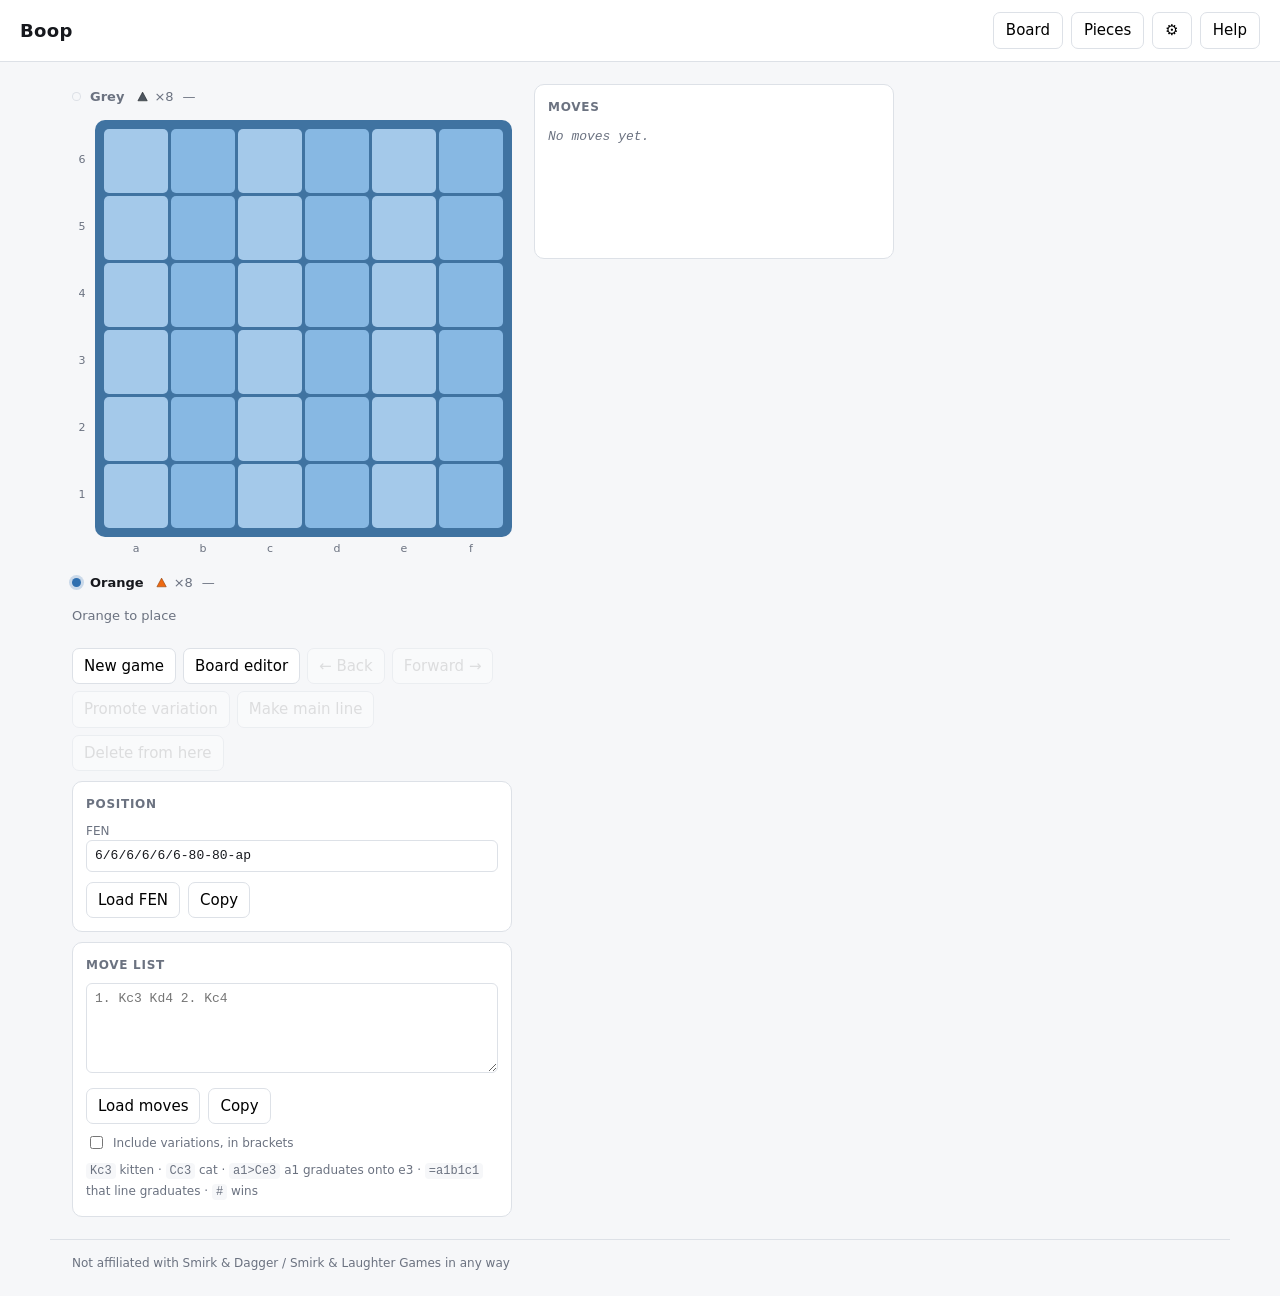
<file: index.html>
<!doctype html>
<html lang="en">
<head>
<meta charset="utf-8">
<meta name="viewport" content="width=device-width, initial-scale=1">
<title>Boop analysis board</title>
<link rel="stylesheet" href="style.css">
</head>
<body data-board-theme="blue" data-piece-theme="shapes" data-coords="edge" data-highlight="behind" data-moves="indented">

<header>
  <h1>Boop</h1>

  <div class="menus">
    <div class="menu" id="menu-board">
      <button class="menu-button" aria-expanded="false">Board</button>
      <div class="menu-panel">
        <label class="field">Theme
          <select id="board-theme">
            <option value="blue">Blue</option>
            <option value="slate">Slate</option>
            <option value="forest">Forest</option>
            <option value="sand">Sand</option>
          </select>
        </label>
        <label class="field">Lightness
          <input type="range" id="board-light" min="-22" max="22" step="1" value="0">
        </label>
      </div>
    </div>

    <div class="menu" id="menu-pieces">
      <button class="menu-button" aria-expanded="false">Pieces</button>
      <div class="menu-panel">
        <label class="field">Theme
          <select id="piece-theme">
            <option value="shapes">Triangle &amp; circle</option>
            <option value="solid">Solid</option>
            <option value="outline">Outline</option>
          </select>
        </label>
        <label class="field">Orange (player a)
          <input type="color" id="colour-a" value="#ee6a10">
        </label>
        <label class="field">Grey (player b)
          <input type="color" id="colour-b" value="#4d5661">
        </label>
        <label class="field">Lightness
          <input type="range" id="piece-light" min="-25" max="25" step="1" value="0">
        </label>
        <button class="reset-colours" id="reset-colours">Reset colours</button>
      </div>
    </div>

    <div class="menu" id="menu-settings">
      <button class="menu-button" aria-expanded="false" title="Settings">&#9881;</button>
      <div class="menu-panel">
        <label class="field">Coordinates
          <select id="coords">
            <option value="none">Invisible</option>
            <option value="edge" selected>a&ndash;f, 1&ndash;6 at the edges</option>
            <option value="square">In every square</option>
          </select>
        </label>
        <label class="field">Variations in the move list
          <select id="moves-format">
            <option value="indented" selected>One per line, indented</option>
            <option value="inline">Inline, in brackets</option>
          </select>
        </label>
        <label class="field">Square highlighting
          <select id="highlight">
            <option value="behind" selected>Behind the pieces</option>
            <option value="front">In front of the pieces</option>
          </select>
        </label>
        <label class="field checkbox">
          <input type="checkbox" id="animate" checked> Animate booped pieces
        </label>
        <label class="field">Animation speed <span class="readout" id="speed-readout"></span>
          <input type="range" id="speed" min="0.25" max="3" step="0.25" value="1">
        </label>
      </div>
    </div>

    <div class="menu" id="menu-help">
      <button class="menu-button" aria-expanded="false">Help</button>
      <div class="menu-panel">
        <button class="menu-item" id="show-rules">The rules of Boop</button>
        <button class="menu-item" id="show-guide">Using this page</button>
      </div>
    </div>
  </div>
</header>

<main>
  <section class="board-side">
    <div class="hand" id="hand-b"></div>

    <div class="board-area">
      <div class="board-wrap" id="board-wrap">
        <div class="ranks" id="ranks"></div>
        <div class="board" id="board"></div>
        <div class="files" id="files"></div>
        <div class="resize" id="resize" title="Drag to resize the board"></div>
      </div>

      <div class="palette" id="palette" hidden>
        <button class="tile" data-brush="a-kit" title="Orange kitten"></button>
        <button class="tile" data-brush="a-cat" title="Orange cat"></button>
        <button class="tile" data-brush="b-kit" title="Grey kitten"></button>
        <button class="tile" data-brush="b-cat" title="Grey cat"></button>
        <button class="tile erase" data-brush="delete" title="Remove pieces">&#10005;</button>
        <button class="tile sweep" id="palette-clear"
                title="Clear the whole board" aria-label="Clear the whole board">
          <svg viewBox="0 0 24 24" aria-hidden="true">
            <path d="M4 7h16M9 7V5h6v2M7 7l1 12h8l1-12" fill="none"
                  stroke="currentColor" stroke-width="2"
                  stroke-linecap="round" stroke-linejoin="round"/>
          </svg>
        </button>
      </div>
    </div>

    <div class="hand" id="hand-a"></div>

    <p class="status" id="status"></p>
  </section>

  <section class="panel">
    <div class="card" id="editor-card" hidden>
      <h2>Board editor</h2>
      <p class="hint">Pick a tile, then click or drag over squares. Right-click
        swaps colour; the cross removes pieces and the bin clears the board.</p>

      <label class="field">To move
        <select id="editor-turn">
          <option value="a">Orange</option>
          <option value="b">Grey</option>
        </select>
      </label>

      <table class="hands-table">
        <tr><th></th><th>Kittens</th><th>Cats</th><th>Total</th></tr>
        <tr>
          <th>Orange</th>
          <td><input type="number" id="hand-a-kits" min="0" max="8" value="0"></td>
          <td><input type="number" id="hand-a-cats" min="0" max="8" value="0"></td>
          <td class="total" id="total-a">0/8</td>
        </tr>
        <tr>
          <th>Grey</th>
          <td><input type="number" id="hand-b-kits" min="0" max="8" value="0"></td>
          <td><input type="number" id="hand-b-cats" min="0" max="8" value="0"></td>
          <td class="total" id="total-b">0/8</td>
        </tr>
      </table>

      <p class="error" id="editor-error" hidden></p>
      <div class="row">
        <button id="continue-here">Continue from here</button>
        <button id="editor-clear">Clear board</button>
        <button id="editor-cancel">Cancel</button>
      </div>
    </div>

    <div class="card moves-card">
      <h2>Moves</h2>
      <div class="notation" id="notation"></div>
    </div>

    <div class="card graduation-card" id="graduation-card" hidden>
      <h2>Choose a line to graduate</h2>
      <p class="hint">Hover to preview, click to graduate.</p>
      <ul class="options" id="graduation-options"></ul>
    </div>
  </section>

  <section class="text-side">
    <div class="controls">
      <button id="new-game">New game</button>
      <button id="toggle-editor" title="Set up any position, then continue from it">Board editor</button>
      <button id="back">&larr; Back</button>
      <button id="forward">Forward &rarr;</button>
      <button id="promote" title="Move this line up one level">Promote variation</button>
      <button id="make-main" title="Make this the principal line">Make main line</button>
      <button id="delete-branch">Delete from here</button>
    </div>

    <p class="error" id="error" hidden></p>

    <div class="card">
      <h2>Position</h2>
      <label class="field">FEN
        <input id="fen" spellcheck="false">
      </label>
      <div class="row">
        <button id="load-fen">Load FEN</button>
        <button id="copy-fen">Copy</button>
      </div>
    </div>

    <div class="card">
      <h2>Move list</h2>
      <textarea id="movetext" rows="4" spellcheck="false"
                placeholder="1. Kc3 Kd4 2. Kc4"></textarea>
      <div class="row">
        <button id="load-moves">Load moves</button>
        <button id="copy-moves">Copy</button>
      </div>
      <label class="field checkbox with-variations">
        <input type="checkbox" id="with-variations"> Include variations, in brackets
      </label>
      <p class="hint">
        <code>Kc3</code> kitten &middot; <code>Cc3</code> cat &middot;
        <code>a1&gt;Ce3</code> a1 graduates onto e3 &middot;
        <code>=a1b1c1</code> that line graduates &middot; <code>#</code> wins
      </p>
    </div>
  </section>
</main>

<dialog class="help" id="help">
  <form method="dialog" class="help-head">
    <h2 id="help-title"></h2>
    <button class="help-close" title="Close" aria-label="Close">&#10005;</button>
  </form>

  <article class="help-body" id="help-rules" tabindex="0" hidden>
    <p class="lede">
      Boop is played on a 6&times;6 bed. You each start with eight kittens in
      hand, and you win by getting three of your cats in a row. Orange places
      first.
    </p>

    <h3>A turn</h3>
    <p>
      Place one piece from your hand on any empty square. That is the whole
      turn: pieces already on the bed are never picked up and moved, they only
      ever get pushed around by what you place.
    </p>

    <h3>Booping</h3>
    <p>
      The piece you place pushes &mdash; <em>boops</em> &mdash; every piece in
      the eight squares around it one square directly away from itself. Yours
      and your opponent's alike.
    </p>
    <ul>
      <li>A piece only moves if the square it would land on is empty. If
        anything is already there, it stays where it is.</li>
      <li>A piece booped off the edge of the bed goes back to its owner's
        hand.</li>
      <li><strong>Kittens cannot boop cats.</strong> A kitten you place shoves
        the kittens around it and leaves the cats standing. A cat boops
        everything.</li>
    </ul>
    <p>
      Every direction is worked out from the square you played, so a piece can
      be booped at most once per turn, and no boop can open a gap for another.
    </p>

    <h3>Graduating</h3>
    <p>
      Once the booping has settled, look for three of <em>your</em> pieces in a
      row &mdash; along a rank, a file or a diagonal, on adjacent squares. All
      three come off the bed and go back into your hand <strong>as
      cats</strong>, whether they were kittens, cats or a mix of the two.
    </p>
    <p>
      It does not matter how the line came about: the piece you placed need not
      be in it, and a row you shunt your own pieces into by booping counts just
      the same. Only the player who has just placed can graduate, and if there
      is a line, graduating is compulsory. Make two lines at once and you choose
      which one goes.
    </p>

    <h3>Winning</h3>
    <ul>
      <li><strong>Three of your cats in a row</strong> wins on the spot. The
        line is not graduated &mdash; the game is simply over.</li>
      <li>Getting <strong>all eight of your pieces onto the bed as cats</strong>
        also wins.</li>
    </ul>

    <h3>When your hand is empty</h3>
    <p>
      If all eight of your pieces are on the bed you have nothing left to place,
      so your turn is a different thing: take one of your own pieces off the
      bed, graduate it, and put it straight back down as a cat on any empty
      square &mdash; including the one it has just left. It boops from there
      like any other placement, and can complete a line like any other.
    </p>

    <h3>Where this board differs from the printed rules</h3>
    <p>
      Two known gaps, shared with the engine this board takes its rules from:
    </p>
    <ul>
      <li>A line you shove <em>your opponent's</em> pieces into is not spotted.
        Only the mover's own pieces are ever checked.</li>
      <li>The empty-hand turn here lets you graduate a cat as well as a kitten;
        the printed rules allow only a kitten.</li>
    </ul>
  </article>

  <article class="help-body" id="help-guide" tabindex="0" hidden>
    <p class="lede">
      This is an analysis board, not an opponent. Nothing here plays against
      you: you play both sides, branch wherever you like, and step back and
      forth through what you have built.
    </p>

    <h3>Playing a move</h3>
    <ul>
      <li>Click an empty square to place a piece there.</li>
      <li>If you hold both a kitten and a cat, a small picker appears in the
        colour of the side to move. Otherwise the only piece you have goes
        straight down.</li>
      <li>A placement that completes one line graduates it for you. One that
        completes <em>two</em> stops and lists them; hover an option to see that
        line lit up on the board, and click to take it.</li>
    </ul>

    <h3>The empty-hand turn</h3>
    <p>
      When every one of your pieces is on the bed, the board asks in the order
      the move happens:
    </p>
    <ol>
      <li>Your pieces are ringed. Click the one to graduate &mdash; it takes a
        heavier ring.</li>
      <li>Every square the cat may go to is dotted, the square it came from
        included. Click one to play the move.</li>
    </ol>
    <p>
      Clicking a different piece of yours picks that one instead, and
      <kbd>Esc</kbd> clears the selection.
    </p>

    <h3>Moving through the line</h3>
    <p>
      Click any move in the list to jump to it, use the left and right arrow
      keys, or <strong>scroll the wheel over the board</strong> &mdash; up steps
      back, down steps forward. The move you are on is highlighted, and the list
      keeps it in view.
    </p>

    <h3>Variations</h3>
    <p>
      Play a move that differs from the one already recorded and the line
      branches. Right-click a move &mdash; or use the buttons under the board
      &mdash; for:
    </p>
    <ul>
      <li><strong>Promote variation</strong> &mdash; move that line up one level
        among its siblings.</li>
      <li><strong>Make main line</strong> &mdash; make it the principal line,
        demoting the rest by one and keeping their order.</li>
      <li><strong>Delete from here</strong> &mdash; remove the line from that
        move onward.</li>
    </ul>
    <p>
      All three act on the point where the line diverges rather than on the move
      you happen to be looking at, so promoting from deep inside a variation
      does what you mean.
    </p>

    <h3>Position</h3>
    <p>
      The <strong>FEN</strong> box holds the position you are looking at. Copy
      it out, or paste one in and press <strong>Load FEN</strong> to start a
      fresh line from it.
    </p>

    <h3>Move list</h3>
    <p>
      The <strong>Move list</strong> box holds the line as text. It shows the
      main line &mdash; whichever move comes first at each branch, which is what
      <em>make main line</em> decides. Tick <strong>include variations</strong>
      to add the branches in brackets, PGN-style:
    </p>
    <pre>1. Kc3 Kd4 2. Kc4 (2. Kb1 Kf6) (2. Ke5)</pre>
    <p>
      <strong>Load moves</strong> reads that back, variations and all, so
      exported text pastes straight in and every branch stays clickable. A
      bracketed group is an alternative to the move just played, so it branches
      from the position <em>before</em> it.
    </p>

    <h4>Notation</h4>
    <p>
      Squares are named like a chessboard: files <strong>a</strong>&ndash;<strong>f</strong>
      left to right, ranks <strong>1</strong>&ndash;<strong>6</strong> bottom to
      top, so a1 is the bottom-left corner.
    </p>
    <table class="help-table">
      <tr><td><code>Kc3</code></td><td>place a kitten on c3</td></tr>
      <tr><td><code>Cc3</code></td><td>place a cat on c3</td></tr>
      <tr><td><code>a1&gt;Ce3</code></td><td>hand empty: a1 graduates and is placed, as a cat, on e3</td></tr>
      <tr><td><code>Kc1=a1b1c1</code></td><td>the placement completed that line, and it graduates</td></tr>
      <tr><td><code>a1&gt;Ce3=c1d2e3</code></td><td>both at once</td></tr>
      <tr><td><code>Kc1=a1b1c1#</code></td><td>and it won the game</td></tr>
    </table>
    <p>
      <code>=</code> echoes chess promotion, which is what graduation is.
      <code>&gt;</code> reads as "becomes", written source-first because the
      piece leaves a1 <em>before</em> the cat lands on e3. Every token says
      exactly what happened, so a game replays from its move list alone.
    </p>

    <h3>The board editor</h3>
    <p>
      <strong>Board editor</strong>, beside <strong>New game</strong> under the
      board, sets up any position. Five tiles appear beside the board &mdash; a
      kitten and a cat for each side, a cross that removes pieces, and a bin
      that clears the whole board. Click a tile to pick it up, then click
      squares to place that piece over and over.
    </p>
    <ul>
      <li><strong>Drag</strong> across squares to fill a run of them in one
        stroke &mdash; erasing too, if you started on a square that already
        held the selected piece.</li>
      <li><strong>Click a square that already holds the selected piece</strong>
        and it comes off again, so a tile is its own undo. A different piece
        is simply replaced.</li>
      <li><strong>Right-click</strong>, over the board or over the tiles, to
        swap to the other player's piece of the same kind &mdash; laying out
        both sides never needs a trip back to the tiles.</li>
    </ul>
    <p>
      Choose whose turn it is and how many kittens and cats each player holds.
      <strong>Every player owns exactly eight pieces</strong> counting the bed
      and the hand together, so a total that does not add up keeps
      <strong>Continue from here</strong> disabled until you fix it. Continuing
      leaves the editor and starts a fresh line from that position.
    </p>
    <p>
      A line that starts anywhere but the opening position carries a tag at the
      top of the move list saying where, and the tag is written into the
      exported text and read back on import:
    </p>
    <pre>[FEN "6/4B1/3a2/2a3/6/6-60-70-bp"] 1... Ka1 2. Kf6</pre>
    <p>
      Either side can move first from such a position. When grey begins, the
      first move is numbered <code>1...</code> rather than <code>1.</code>, as a
      chess game continued from black's turn would be.
    </p>

    <h3>Menus</h3>
    <table class="help-table">
      <tr><td><strong>Board</strong></td><td>theme and a lightness slider</td></tr>
      <tr><td><strong>Pieces</strong></td><td>theme, a colour picker for each player, a lightness slider, and a reset</td></tr>
      <tr><td><strong>&#9881;</strong></td><td>coordinates, how variations are laid out, whether square highlighting sits behind or in front of the pieces, and the booping animation and its speed</td></tr>
    </table>
    <p>
      All of it is remembered between visits, in your browser. Drag the
      <strong>bottom-right corner</strong> of the board to resize it.
    </p>

    <h3>What is not kept</h3>
    <p>
      The line you are building lives in this tab and nowhere else, so a reload
      clears it. Copy the move list out if you want to keep it.
    </p>
  </article>
</dialog>

<footer>
  <p class="disclaimer">
    Not affiliated with Smirk &amp; Dagger / Smirk &amp; Laughter Games in any way
  </p>
</footer>

<div class="picker" id="picker" hidden>
  <button data-piece="kit"><span class="swatch kit"></span>Kitten</button>
  <button data-piece="cat"><span class="swatch cat"></span>Cat</button>
</div>

<ul class="context" id="context" hidden>
  <li data-action="promote">Promote variation</li>
  <li data-action="make-main">Make main line</li>
  <li data-action="delete">Delete from here</li>
</ul>

<script src="rules.js"></script>
<script src="notation.js"></script>
<script src="api.js"></script>
<script src="app.js"></script>
</body>
</html>
</file>
<file: style.css>
/* Colours are defined as HSL parts so the lightness sliders can shift a whole
   theme without redefining it. Each theme sets hue/saturation/lightness, and
   --board-shift / --piece-shift move the lightness up or down. */
:root {
  --board-shift: 0;
  --piece-shift: 0;
  --board-size: 440px;

  /* Piece colours. These are the fallbacks; the colour pickers and the
     lightness slider overwrite them from JavaScript, which is where hex from
     an <input type="color"> gets turned into HSL so the slider can shift it.
     A light board needs pieces that are vivid (orange) or dark (grey) - a
     mid-tone grey on light blue is exactly the low-contrast case to avoid. */
  --orange: hsl(22 92% 47%);
  --orange-edge: hsl(22 92% 27%);
  --grey: hsl(215 13% 34%);
  --grey-edge: hsl(215 13% 16%);

  --slide-ms: 200ms;

  --ink: #16181d;
  --muted: #6b7280;
  --paper: #f6f7f9;
  --card: #ffffff;
  --line: #dde1e7;
  --accent: #2f6fb0;
  --danger: #b03a3a;
}

/* Board themes. The default blue is deliberately light so the pieces carry the
   contrast rather than competing with the board. */
[data-board-theme="blue"]   { --bh: 208; --bs: 62%; --bl: 78%; }
[data-board-theme="slate"]  { --bh: 214; --bs: 14%; --bl: 76%; }
[data-board-theme="forest"] { --bh: 120; --bs: 26%; --bl: 74%; }
[data-board-theme="sand"]   { --bh: 36;  --bs: 46%; --bl: 79%; }

body {
  --board:     hsl(var(--bh) var(--bs) calc(var(--bl) + var(--board-shift) * 1%));
  --board-alt: hsl(var(--bh) var(--bs) calc(var(--bl) + var(--board-shift) * 1% - 7%));
  --frame:     hsl(var(--bh) calc(var(--bs) * 0.7) calc(var(--bl) + var(--board-shift) * 1% - 34%));
  --mark:      hsl(var(--bh) var(--bs) calc(var(--bl) + var(--board-shift) * 1% + 14%));
  --coord:     hsl(var(--bh) calc(var(--bs) * 0.6) calc(var(--bl) + var(--board-shift) * 1% - 40%));
}

* { box-sizing: border-box; }

body {
  margin: 0;
  font: 15px/1.5 system-ui, -apple-system, "Segoe UI", sans-serif;
  color: var(--ink);
  background: var(--paper);
}

/* ---------- header and menus ---------- */
header {
  display: flex; align-items: center; justify-content: space-between;
  gap: 16px; padding: 12px 20px; border-bottom: 1px solid var(--line);
  background: var(--card); position: relative; z-index: 30;
}
header h1 { margin: 0; font-size: 18px; letter-spacing: .02em; }
.menus { display: flex; gap: 8px; }
.menu { position: relative; }
.menu-button {
  padding: 6px 12px; border: 1px solid var(--line); border-radius: 7px;
  background: var(--card); cursor: pointer; font: inherit;
}
.menu-button:hover, .menu.open .menu-button { border-color: var(--accent); color: var(--accent); }
.menu-panel {
  position: absolute; right: 0; top: calc(100% + 6px); z-index: 40;
  min-width: 220px; padding: 12px; display: none;
  background: var(--card); border: 1px solid var(--line); border-radius: 10px;
  box-shadow: 0 10px 30px rgba(0,0,0,.14);
}
.menu.open .menu-panel { display: block; }

select, input, textarea, button { font: inherit; }
select, textarea, input:not([type]) {
  padding: 5px 8px; border: 1px solid var(--line); border-radius: 6px;
  background: var(--card); color: var(--ink); width: 100%;
}
textarea, input:not([type]) { font-family: ui-monospace, "Cascadia Code", monospace; font-size: 13px; }
input[type="range"] { width: 100%; accent-color: var(--accent); }
.field { display: block; font-size: 12px; color: var(--muted); margin-bottom: 10px; }
.field:last-child { margin-bottom: 0; }
.field.checkbox { display: flex; align-items: center; gap: 7px; }
.field.checkbox input { width: auto; }

/* ---------- layout ---------- */
/* Three blocks: the board, the move tree, and the text and buttons that go
   with the line. On a wide screen the tree takes a column of its own and the
   other two stack beside it. */
main {
  display: grid;
  grid-template-columns: min-content minmax(280px, 360px);
  grid-template-areas:
    "board panel"
    "text  panel";
  gap: 22px; padding: 22px; align-items: start;
  max-width: 1180px; margin: 0 auto;
}
.board-side { grid-area: board; }
.panel { grid-area: panel; }
.text-side { grid-area: text; }

/* Narrow enough and they stack, with the moves directly under the board -
   putting them last would leave a phone scrolling past everything else to
   find the line it is playing through. */
@media (max-width: 900px) {
  main {
    grid-template-columns: 1fr;
    grid-template-areas: "board" "panel" "text";
  }
}

.board-side, .text-side {
  display: flex; flex-direction: column; gap: 10px; width: var(--board-size);
}
@media (max-width: 900px) {
  /* Stacked, all three want the board's width so the column has one edge. */
  .board-side, .text-side, .panel { width: min(var(--board-size), 100%); }
  /* The list is right under the board now, so it has to leave the buttons
     below it somewhere to be. */
  .moves-card .notation { max-height: 45vh; }
  /* Choosing which line graduates is the move you are in the middle of, so it
     goes above the list rather than under it, where the list's own height
     would push it off the screen. */
  .graduation-card { order: -1; }
}

/* ---------- board ---------- */
.board-wrap {
  position: relative;
  display: grid;
  grid-template-columns: 20px 1fr;
  grid-template-rows: 1fr 20px;
  gap: 3px;
  width: var(--board-size);
}
[data-coords="none"] .ranks, [data-coords="none"] .files,
[data-coords="square"] .ranks, [data-coords="square"] .files { visibility: hidden; }

.board {
  display: grid; grid-template-columns: repeat(6, 1fr); gap: 3px;
  padding: 9px; border-radius: 10px; background: var(--frame);
  aspect-ratio: 1; width: 100%;
}
.ranks, .files { display: grid; gap: 3px; font-size: 11px; color: var(--muted); }
.ranks { grid-template-rows: repeat(6, 1fr); padding: 9px 0; }
.files { grid-column: 2; grid-template-columns: repeat(6, 1fr); padding: 0 9px; }
.ranks span, .files span { display: grid; place-items: center; }

.square {
  position: relative; border: 0; padding: 0; cursor: pointer;
  background: var(--board); border-radius: 5px; aspect-ratio: 1;
  display: grid; place-items: center; transition: box-shadow .12s;
}
.square:nth-child(even) { background: var(--board-alt); }
.square:disabled { cursor: default; opacity: 1; }

/* Pieces sit above the square's own background and its inset rings. */
.square .piece { position: relative; z-index: 1; }

/* Square markings, in order of precedence.
 *
 * These selectors all have the same specificity, so which one wins on a square
 * carrying several of them is decided by the order they appear here. Weakest
 * first, strongest last:
 *
 *   source          one of your pieces could graduate
 *   playable:hover  the pointer is over a square you may play
 *   last            where the previous move landed
 *   selected        the piece you have chosen to graduate
 *   highlight       the line you are previewing before graduating it
 *
 * `highlight` has to come last. Completing a line usually means the square you
 * just played is part of it, so that square carries `last` as well - and if
 * `last` won, the one square that most needs to show which line you are about
 * to take would be the one square that did not.
 *
 * Two ways of drawing them. Behind (the default): inset rings on the square
 * itself, which paint above its background but below anything inside it, so a
 * piece keeps exactly the colour it was given. In front: an overlay above the
 * piece, more visible on a busy board but it tints what it covers.
 */
.square::after {
  content: ""; position: absolute; inset: 0; border-radius: 5px;
  pointer-events: none; z-index: 2; display: none;
}
.square.source { cursor: pointer; }

/* --- behind --- */
[data-highlight="behind"] .square.source { box-shadow: inset 0 0 0 2px var(--mark); }
[data-highlight="behind"] .square.playable:hover { box-shadow: inset 0 0 0 3px var(--mark); }
[data-highlight="behind"] .square.last { box-shadow: inset 0 0 0 3px var(--accent); }
[data-highlight="behind"] .square.selected { box-shadow: inset 0 0 0 4px var(--accent); }
[data-highlight="behind"] .square.highlight { box-shadow: inset 0 0 0 4px #f0b429; }

/* --- in front --- */
[data-highlight="front"] .square.source::after {
  display: block; box-shadow: inset 0 0 0 2px var(--mark);
}
[data-highlight="front"] .square.playable:hover::after {
  display: block; box-shadow: inset 0 0 0 3px var(--mark);
}
[data-highlight="front"] .square.last::after {
  display: block; box-shadow: inset 0 0 0 3px var(--accent);
}
[data-highlight="front"] .square.selected::after {
  display: block; box-shadow: inset 0 0 0 4px var(--accent);
}
[data-highlight="front"] .square.highlight::after {
  display: block; box-shadow: inset 0 0 0 4px #f0b429; background: rgba(240, 180, 41, .38);
}

/* A dot marks where the cat may go on an empty-hand turn. It sits under the
   piece, so the square the piece came from still reads as occupied. */
.square.target::before {
  content: ""; position: absolute; left: 50%; top: 50%;
  width: 28%; height: 28%; transform: translate(-50%, -50%);
  border-radius: 50%; background: var(--accent); opacity: .55;
  pointer-events: none; z-index: 0;
}

.coord {
  position: absolute; left: 3px; top: 2px; font-size: 9px; line-height: 1;
  color: var(--coord); pointer-events: none; display: none;
}
[data-coords="square"] .coord { display: block; }

/* Drag the bottom-left corner to resize. */
.resize {
  position: absolute; right: -5px; bottom: 15px; width: 18px; height: 18px;
  cursor: nwse-resize; border-radius: 4px;
  background:
    linear-gradient(-45deg, transparent 44%, var(--muted) 44%, var(--muted) 56%, transparent 56%),
    linear-gradient(-45deg, transparent 64%, var(--muted) 64%, var(--muted) 76%, transparent 76%);
  opacity: 0; transition: opacity .15s;
}
.board-wrap:hover .resize, .resize.dragging { opacity: .85; }

/* ---------- pieces ---------- */
.piece {
  width: 74%; height: 74%; display: grid; place-items: center;
  pointer-events: none;
}
.piece svg { width: 100%; height: 100%; overflow: visible; }
.piece .body { stroke-width: 5; }
.piece.a .body { fill: var(--orange); stroke: var(--orange-edge); }
.piece.b .body { fill: var(--grey);   stroke: var(--grey-edge); }
.piece.sliding { transition: transform var(--slide-ms) ease-out; }

[data-piece-theme="shapes"] .piece.kit svg { width: 62%; height: 62%; }
[data-piece-theme="solid"]   .piece .body { stroke: none; }
[data-piece-theme="solid"]   .piece.kit svg { width: 58%; height: 58%; }
[data-piece-theme="outline"] .piece .body { fill: transparent; stroke-width: 9; }

/* ---------- hands ---------- */
.hand {
  display: flex; align-items: center; gap: 9px;
  font-size: 13px; color: var(--muted); min-height: 26px;
}
.hand .turn {
  width: 9px; height: 9px; border-radius: 50%; background: transparent;
  box-shadow: inset 0 0 0 1px var(--line); flex: none;
}
.hand.active .turn { background: var(--accent); box-shadow: 0 0 0 3px rgba(47,111,176,.22); }
.hand .name { font-weight: 600; color: var(--muted); }
.hand.active .name { color: var(--ink); }
.hand .pool { display: flex; align-items: center; gap: 3px; }
.hand .pool .piece { width: 18px; height: 18px; }

.status { min-height: 20px; margin: 0; font-size: 13px; color: var(--muted); }
.controls { display: flex; flex-wrap: wrap; gap: 7px; }
button {
  padding: 6px 11px; border: 1px solid var(--line); border-radius: 7px;
  background: var(--card); cursor: pointer;
}
button:hover:not(:disabled) { border-color: var(--accent); color: var(--accent); }
/* Squares are buttons too, and a square is disabled whenever it is not a legal
   move - which includes every occupied square. Dimming those dimmed the pieces
   sitting on them, so a piece set to pure red painted as a murky pink. */
button:disabled:not(.square) { opacity: .4; cursor: default; }

/* ---------- cards ---------- */
.panel { display: flex; flex-direction: column; gap: 14px; }
.card { background: var(--card); border: 1px solid var(--line); border-radius: 10px; padding: 13px; }
.card h2 { margin: 0 0 9px; font-size: 12px; text-transform: uppercase;
           letter-spacing: .06em; color: var(--muted); }
.row { display: flex; gap: 8px; margin-top: 8px; }
.hint { margin: 8px 0 0; font-size: 12px; color: var(--muted); line-height: 1.7; }
.hint code { background: var(--paper); padding: 1px 4px; border-radius: 4px; }

/* ---------- notation ---------- */
.moves-card .notation { min-height: 120px; max-height: 460px; overflow-y: auto; }
.notation {
  font-family: ui-monospace, "Cascadia Code", monospace; font-size: 13px;
  line-height: 1.9;
}
.notation .ply { padding: 1px 5px; border-radius: 5px; cursor: pointer; }
.notation .ply:hover { background: var(--paper); }
.notation .ply.current { background: var(--accent); color: #fff; }
.notation .number { color: var(--muted); margin-right: 2px; }
/* One variation per line, indented from the line it branches off, and indented
   again for each level of nesting - the nesting comes from these blocks being
   inside one another, so no depth counter is needed. */
[data-moves="indented"] .notation .variation {
  display: block;
  margin: 2px 0 2px 14px; padding-left: 9px;
  border-left: 2px solid var(--line); color: var(--muted); font-size: 12px;
}
[data-moves="indented"] .notation .variation .variation { border-left-color: var(--accent); opacity: .95; }

/* Inline: run them into the text in brackets. */
[data-moves="inline"] .notation .variation { color: var(--muted); }
.notation .empty { color: var(--muted); font-style: italic; }

.options { list-style: none; margin: 0; padding: 0; }
.options li {
  padding: 7px 10px; border: 1px solid var(--line); border-radius: 7px;
  margin-bottom: 6px; cursor: pointer;
  font-family: ui-monospace, "Cascadia Code", monospace; font-size: 13px;
  display: flex; align-items: center; gap: 8px;
}
.options li:hover { border-color: var(--accent); background: var(--paper); }
.options .kind { margin-left: auto; font-family: inherit; font-size: 11px; color: var(--muted); }

.error { color: var(--danger); font-size: 13px; margin: 0; }

/* ---------- floating bits ---------- */
.picker, .context {
  position: absolute; z-index: 50;
  background: var(--card); border: 1px solid var(--line); border-radius: 10px;
  box-shadow: 0 8px 24px rgba(0,0,0,.18);
}
.picker { display: flex; gap: 6px; padding: 6px; }
/* An explicit display beats the browser's [hidden] rule, so restate it. */
.picker[hidden], .context[hidden] { display: none; }
.picker button { display: flex; align-items: center; gap: 7px; }
.swatch { width: 15px; height: 15px; display: inline-block; }
.swatch { background: var(--swatch, var(--orange)); }
.swatch.kit { clip-path: polygon(50% 0, 100% 100%, 0 100%); }
.swatch.cat { border-radius: 50%; }

.context { list-style: none; margin: 0; padding: 5px; min-width: 168px; }
.context li { padding: 6px 10px; border-radius: 6px; cursor: pointer; font-size: 13px; }
.context li:hover { background: var(--paper); color: var(--accent); }
.context li.disabled { opacity: .4; pointer-events: none; }

input[type="color"] {
  width: 100%; height: 30px; padding: 2px; cursor: pointer;
  border: 1px solid var(--line); border-radius: 6px; background: var(--card);
}
.reset-colours { width: 100%; margin-top: 2px; }
.readout { color: var(--ink); font-variant-numeric: tabular-nums; }

.with-variations { margin-top: 9px; margin-bottom: 0; }

/* ---------- board editor ---------- */
.board-area { display: flex; align-items: flex-start; gap: 12px; }

.palette { display: flex; flex-direction: column; gap: 7px; padding-top: 9px; }
/* An explicit display beats the browser's [hidden] rule, so restate it -
   without this the tiles stay beside the board in analysis mode. */
.palette[hidden] { display: none; }
.palette .tile {
  width: 40px; height: 40px; padding: 0; border-radius: 8px;
  border: 1px solid var(--line); background: var(--card);
  display: grid; place-items: center; cursor: pointer;
}
.palette .tile:hover { border-color: var(--accent); }
.palette .tile.active {
  border-color: var(--accent); box-shadow: 0 0 0 3px rgba(47, 111, 176, .22);
}
.palette .tile .piece { width: 26px; height: 26px; }
.palette .tile.erase { font-size: 17px; color: var(--danger); }
/* Not a brush - it acts once - so it sits apart from the tiles you toggle. */
.palette .tile.sweep { margin-top: 8px; color: var(--danger); }
.palette .tile.sweep svg { width: 20px; height: 20px; }

/* The board takes the whole column normally; with the palette beside it, it
   has to give up the palette's width so the two together still fit. */
.board-area .board-wrap { width: 100%; }
body[data-editing="1"] .board-area .board-wrap { width: calc(100% - 52px); }

.hands-table { width: 100%; border-collapse: collapse; font-size: 12px; color: var(--muted); }
.hands-table th { font-weight: 600; text-align: left; padding: 3px 6px 3px 0; }
.hands-table td { padding: 3px 6px 3px 0; }
.hands-table input[type="number"] {
  width: 56px; padding: 4px 6px; border: 1px solid var(--line);
  border-radius: 6px; background: var(--card); color: var(--ink); font-size: 13px;
}
.hands-table .total { font-variant-numeric: tabular-nums; }
.hands-table .total.wrong { color: var(--danger); font-weight: 600; }

/* In the editor every square is clickable and the rules do not apply, so the
   usual playable/last markings are meaningless. */
body[data-editing="1"] .square { cursor: cell; }
/* Dragging across squares paints them, so the browser must not read the drag
   as a scroll instead. */
body[data-editing="1"] .board { touch-action: none; }

footer {
  display: flex; align-items: center; gap: 12px;
  padding: 14px 22px 26px; max-width: 1180px; margin: 0 auto;
  border-top: 1px solid var(--line);
}
.disclaimer { margin: 0; font-size: 12px; color: var(--muted); }

/* ---------- help ---------- */
/* Entries in a menu that acts rather than sets something. */
.menu-item {
  display: block; width: 100%; text-align: left;
  padding: 7px 9px; border: 0; border-radius: 6px;
  background: none; color: var(--ink); cursor: pointer;
}
.menu-item:hover { background: var(--paper); color: var(--accent); }

/* A <dialog> rather than a panel: it takes the focus, Esc closes it, and the
   page behind it stops being clickable while it is up. */
.help {
  width: min(720px, calc(100vw - 32px)); max-height: 84vh;
  padding: 0; border: 1px solid var(--line); border-radius: 12px;
  background: var(--card); color: var(--ink);
  box-shadow: 0 24px 60px rgba(0,0,0,.22);
}
.help[open] { display: flex; flex-direction: column; }
.help::backdrop { background: rgba(16,24,36,.42); }

.help-head {
  display: flex; align-items: center; justify-content: space-between; gap: 12px;
  padding: 14px 18px; border-bottom: 1px solid var(--line);
  background: var(--card); border-radius: 12px 12px 0 0;
}
.help-head h2 { margin: 0; font-size: 16px; }
.help-close {
  border: 1px solid var(--line); border-radius: 7px; padding: 4px 9px;
  background: var(--card); color: var(--muted); cursor: pointer; line-height: 1;
}
.help-close:hover { border-color: var(--accent); color: var(--accent); }

/* The body scrolls, so the heading and the close button stay put. */
.help-body { display: block; overflow-y: auto; padding: 4px 18px 20px; }
.help-body[hidden] { display: none; }
.help-body h3 {
  margin: 20px 0 6px; font-size: 12px; text-transform: uppercase;
  letter-spacing: .06em; color: var(--muted);
}
.help-body h4 { margin: 14px 0 4px; font-size: 13px; }
.help-body p, .help-body li { line-height: 1.65; }
.help-body ul, .help-body ol { margin: 6px 0; padding-left: 20px; }
.help-body li { margin: 3px 0; }
.help-body .lede { font-size: 16px; margin-top: 16px; }
.help-body code, .help-body kbd, .help-body pre {
  background: var(--paper); border-radius: 4px;
  font-family: ui-monospace, "Cascadia Code", monospace; font-size: 13px;
}
.help-body code, .help-body kbd { padding: 1px 4px; }
.help-body pre {
  padding: 9px 11px; margin: 8px 0; overflow-x: auto;
  border: 1px solid var(--line);
}
.help-table { border-collapse: collapse; margin: 6px 0; }
.help-table td { padding: 4px 12px 4px 0; vertical-align: top; line-height: 1.6; }
.help-table td:first-child { white-space: nowrap; }

/* The position a line starts from, when it is not the opening position. */
.setup-tag {
  display: block; margin-bottom: 7px; padding: 4px 7px;
  background: var(--paper); border: 1px solid var(--line); border-radius: 6px;
  font-size: 11px; color: var(--muted); word-break: break-all;
}
.setup-tag b { color: var(--ink); font-weight: 600; }
</file>
<file: docs/style.css>
/* Colours are defined as HSL parts so the lightness sliders can shift a whole
   theme without redefining it. Each theme sets hue/saturation/lightness, and
   --board-shift / --piece-shift move the lightness up or down. */
:root {
  --board-shift: 0;
  --piece-shift: 0;
  --board-size: 440px;

  /* Piece colours. These are the fallbacks; the colour pickers and the
     lightness slider overwrite them from JavaScript, which is where hex from
     an <input type="color"> gets turned into HSL so the slider can shift it.
     A light board needs pieces that are vivid (orange) or dark (grey) - a
     mid-tone grey on light blue is exactly the low-contrast case to avoid. */
  --orange: hsl(22 92% 47%);
  --orange-edge: hsl(22 92% 27%);
  --grey: hsl(215 13% 34%);
  --grey-edge: hsl(215 13% 16%);

  --slide-ms: 200ms;
  --fade-ms: 320ms;
  --travel-ms: 260ms;

  --ink: #16181d;
  --muted: #6b7280;
  --paper: #f6f7f9;
  --card: #ffffff;
  --line: #dde1e7;
  --accent: #2f6fb0;
  --danger: #b03a3a;
}

/* Board themes. The default blue is deliberately light so the pieces carry the
   contrast rather than competing with the board. */
[data-board-theme="blue"]   { --bh: 208; --bs: 62%; --bl: 78%; }
[data-board-theme="slate"]  { --bh: 214; --bs: 14%; --bl: 76%; }
[data-board-theme="forest"] { --bh: 120; --bs: 26%; --bl: 74%; }
[data-board-theme="sand"]   { --bh: 36;  --bs: 46%; --bl: 79%; }

body {
  --board:     hsl(var(--bh) var(--bs) calc(var(--bl) + var(--board-shift) * 1%));
  --board-alt: hsl(var(--bh) var(--bs) calc(var(--bl) + var(--board-shift) * 1% - 7%));
  --frame:     hsl(var(--bh) calc(var(--bs) * 0.7) calc(var(--bl) + var(--board-shift) * 1% - 34%));
  --mark:      hsl(var(--bh) var(--bs) calc(var(--bl) + var(--board-shift) * 1% + 14%));
  --coord:     hsl(var(--bh) calc(var(--bs) * 0.6) calc(var(--bl) + var(--board-shift) * 1% - 40%));
}

* { box-sizing: border-box; }

body {
  margin: 0;
  font: 15px/1.5 system-ui, -apple-system, "Segoe UI", sans-serif;
  color: var(--ink);
  background: var(--paper);
}

/* ---------- header and menus ---------- */
header {
  display: flex; align-items: center; justify-content: space-between;
  gap: 16px; padding: 12px 20px; border-bottom: 1px solid var(--line);
  background: var(--card); position: relative; z-index: 30;
}
header h1 { margin: 0; font-size: 18px; letter-spacing: .02em; }
.menus { display: flex; gap: 8px; }
.menu { position: relative; }
.menu-button {
  padding: 6px 12px; border: 1px solid var(--line); border-radius: 7px;
  background: var(--card); cursor: pointer; font: inherit;
}
.menu-button:hover, .menu.open .menu-button { border-color: var(--accent); color: var(--accent); }
.menu-panel {
  position: absolute; right: 0; top: calc(100% + 6px); z-index: 40;
  min-width: 220px; padding: 12px; display: none;
  background: var(--card); border: 1px solid var(--line); border-radius: 10px;
  box-shadow: 0 10px 30px rgba(0,0,0,.14);
}
.menu.open .menu-panel { display: block; }

select, input, textarea, button { font: inherit; }
select, textarea, input:not([type]) {
  padding: 5px 8px; border: 1px solid var(--line); border-radius: 6px;
  background: var(--card); color: var(--ink); width: 100%;
}
textarea, input:not([type]) { font-family: ui-monospace, "Cascadia Code", monospace; font-size: 13px; }
input[type="range"] { width: 100%; accent-color: var(--accent); }
.field { display: block; font-size: 12px; color: var(--muted); margin-bottom: 10px; }
.field:last-child { margin-bottom: 0; }
.field.checkbox { display: flex; align-items: center; gap: 7px; }
.field.checkbox input { width: auto; }

/* ---------- layout ---------- */
/* Three blocks: the board, the move tree, and the text and buttons that go
   with the line. On a wide screen the tree takes a column of its own and the
   other two stack beside it. */
main {
  display: grid;
  grid-template-columns: min-content minmax(280px, 360px);
  grid-template-areas:
    "board panel"
    "text  panel";
  gap: 22px; padding: 22px; align-items: start;
  max-width: 1180px; margin: 0 auto;
}
.board-side { grid-area: board; }
.panel { grid-area: panel; }
.text-side { grid-area: text; }

/* Narrow enough and they stack, with the moves directly under the board -
   putting them last would leave a phone scrolling past everything else to
   find the line it is playing through. */
@media (max-width: 900px) {
  main {
    grid-template-columns: 1fr;
    grid-template-areas: "board" "panel" "text";
  }
}

.board-side, .text-side {
  display: flex; flex-direction: column; gap: 10px; width: var(--board-size);
}
@media (max-width: 900px) {
  /* Stacked, all three want the board's width so the column has one edge. */
  .board-side, .text-side, .panel { width: min(var(--board-size), 100%); }
  /* The list is right under the board now, so it has to leave the buttons
     below it somewhere to be. */
  .moves-card .notation { max-height: 45vh; }
  /* Choosing which line graduates is the move you are in the middle of, so it
     goes above the list rather than under it, where the list's own height
     would push it off the screen. */
  .graduation-card { order: -1; }
}

/* ---------- board ---------- */
.board-wrap {
  position: relative;
  display: grid;
  grid-template-columns: 20px 1fr;
  grid-template-rows: 1fr 20px;
  gap: 3px;
  width: var(--board-size);
}
[data-coords="none"] .ranks, [data-coords="none"] .files,
[data-coords="square"] .ranks, [data-coords="square"] .files { visibility: hidden; }

.board {
  display: grid; grid-template-columns: repeat(6, 1fr); gap: 3px;
  padding: 9px; border-radius: 10px; background: var(--frame);
  aspect-ratio: 1; width: 100%;
}
.ranks, .files { display: grid; gap: 3px; font-size: 11px; color: var(--muted); }
.ranks { grid-template-rows: repeat(6, 1fr); padding: 9px 0; }
.files { grid-column: 2; grid-template-columns: repeat(6, 1fr); padding: 0 9px; }
.ranks span, .files span { display: grid; place-items: center; }

.square {
  position: relative; border: 0; padding: 0; cursor: pointer;
  background: var(--board); border-radius: 5px; aspect-ratio: 1;
  display: grid; place-items: center; transition: box-shadow .12s;
}
.square:nth-child(even) { background: var(--board-alt); }
.square:disabled { cursor: default; opacity: 1; }

/* Pieces sit above the square's own background and its inset rings. */
.square .piece { position: relative; z-index: 1; }

/* Square markings, in order of precedence.
 *
 * These selectors all have the same specificity, so which one wins on a square
 * carrying several of them is decided by the order they appear here. Weakest
 * first, strongest last:
 *
 *   source          one of your pieces could graduate
 *   playable:hover  the pointer is over a square you may play
 *   last            where the previous move landed
 *   selected        the piece you have chosen to graduate
 *   highlight       the line you are previewing before graduating it
 *
 * `highlight` has to come last. Completing a line usually means the square you
 * just played is part of it, so that square carries `last` as well - and if
 * `last` won, the one square that most needs to show which line you are about
 * to take would be the one square that did not.
 *
 * They are inset rings on the square itself, which paint above its background
 * but below anything inside it, so a piece keeps exactly the colour it was
 * given.
 */
.square.source { cursor: pointer; box-shadow: inset 0 0 0 2px var(--mark); }
.square.playable:hover { box-shadow: inset 0 0 0 3px var(--mark); }
.square.last { box-shadow: inset 0 0 0 3px var(--accent); }
.square.selected { box-shadow: inset 0 0 0 4px var(--accent); }
.square.highlight { box-shadow: inset 0 0 0 4px #f0b429; }

/* A dot marks where the cat may go on an empty-hand turn. It sits under the
   piece, so the square the piece came from still reads as occupied. */
.square.target::before {
  content: ""; position: absolute; left: 50%; top: 50%;
  width: 28%; height: 28%; transform: translate(-50%, -50%);
  border-radius: 50%; background: var(--accent); opacity: .55;
  pointer-events: none; z-index: 0;
}

.coord {
  position: absolute; left: 3px; top: 2px; font-size: 9px; line-height: 1;
  color: var(--coord); pointer-events: none; display: none;
}
[data-coords="square"] .coord { display: block; }

/* Drag the bottom-left corner to resize. */
.resize {
  position: absolute; right: -5px; bottom: 15px; width: 18px; height: 18px;
  cursor: nwse-resize; border-radius: 4px;
  background:
    linear-gradient(-45deg, transparent 44%, var(--muted) 44%, var(--muted) 56%, transparent 56%),
    linear-gradient(-45deg, transparent 64%, var(--muted) 64%, var(--muted) 76%, transparent 76%);
  opacity: 0; transition: opacity .15s;
}
.board-wrap:hover .resize, .resize.dragging { opacity: .85; }

/* ---------- pieces ---------- */
.piece {
  width: 74%; height: 74%; display: grid; place-items: center;
  pointer-events: none;
}
.piece svg { width: 100%; height: 100%; overflow: visible; }
.piece .body { stroke-width: 5; }
.piece.a .body { fill: var(--orange); stroke: var(--orange-edge); }
.piece.b .body { fill: var(--grey);   stroke: var(--grey-edge); }
.piece.sliding { transition: transform var(--slide-ms) ease-out; }

/* Crossing from one position to another - stepping through a line, or jumping
   to a move somewhere else in it. The duration is set on the board rather than
   here, because a run of steps asked for in quick succession shortens each one
   to fit. */
.piece.travelling {
  transition: transform var(--travel-ms) ease-out, opacity var(--travel-ms) ease-out;
}
/* A piece on its way across passes over squares that come after it in the
   grid, which would otherwise paint on top of it. */
.square.lifted { z-index: 3; }

/* A piece that leaves the board - graduated into a hand, or booped over an
   edge - is not there to animate once the next render has drawn the position
   without it. A copy of it is flown over the page instead and thrown away when
   it lands. The layer sits at the document's origin so a ghost can be placed
   in page coordinates, and under the header and the menus, which a piece on
   its way out has no business covering. */
.ghosts { position: absolute; left: 0; top: 0; z-index: 20; pointer-events: none; }
.ghost {
  position: absolute; display: grid; place-items: center; pointer-events: none;
}
/* The travel itself is set from JavaScript, which is the only place that knows
   where a piece is headed; the timing lives here so the speed setting reaches
   it the same way it reaches a boop. */
.ghost.leaving {
  transition: transform var(--fade-ms) ease-out, opacity var(--fade-ms) ease-out;
  opacity: 0;
}

[data-piece-theme="shapes"] .piece.kit svg { width: 62%; height: 62%; }
[data-piece-theme="solid"]   .piece .body { stroke: none; }
[data-piece-theme="solid"]   .piece.kit svg { width: 58%; height: 58%; }
[data-piece-theme="outline"] .piece .body { fill: transparent; stroke-width: 9; }

/* ---------- hands ---------- */
.hand {
  display: flex; align-items: center; gap: 9px;
  font-size: 13px; color: var(--muted); min-height: 26px;
}
.hand .turn {
  width: 9px; height: 9px; border-radius: 50%; background: transparent;
  box-shadow: inset 0 0 0 1px var(--line); flex: none;
}
.hand.active .turn { background: var(--accent); box-shadow: 0 0 0 3px rgba(47,111,176,.22); }
.hand .name { font-weight: 600; color: var(--muted); }
.hand.active .name { color: var(--ink); }
.hand .pool { display: flex; align-items: center; gap: 3px; }
.hand .pool .piece { width: 18px; height: 18px; }

.status { min-height: 20px; margin: 0; font-size: 13px; color: var(--muted); }
.controls { display: flex; flex-wrap: wrap; gap: 7px; }
button {
  padding: 6px 11px; border: 1px solid var(--line); border-radius: 7px;
  background: var(--card); cursor: pointer;
}
button:hover:not(:disabled) { border-color: var(--accent); color: var(--accent); }
/* Squares are buttons too, and a square is disabled whenever it is not a legal
   move - which includes every occupied square. Dimming those dimmed the pieces
   sitting on them, so a piece set to pure red painted as a murky pink. */
button:disabled:not(.square) { opacity: .4; cursor: default; }

/* ---------- cards ---------- */
.panel { display: flex; flex-direction: column; gap: 14px; }
.card { background: var(--card); border: 1px solid var(--line); border-radius: 10px; padding: 13px; }
.card h2 { margin: 0 0 9px; font-size: 12px; text-transform: uppercase;
           letter-spacing: .06em; color: var(--muted); }
.row { display: flex; gap: 8px; margin-top: 8px; }
.hint { margin: 8px 0 0; font-size: 12px; color: var(--muted); line-height: 1.7; }
.hint code { background: var(--paper); padding: 1px 4px; border-radius: 4px; }

/* ---------- notation ---------- */
.moves-card .notation { min-height: 120px; max-height: 460px; overflow-y: auto; }
.notation {
  font-family: ui-monospace, "Cascadia Code", monospace; font-size: 13px;
  line-height: 1.9;
}
.notation .ply { padding: 1px 5px; border-radius: 5px; cursor: pointer; }
.notation .ply:hover { background: var(--paper); }
.notation .ply.current { background: var(--accent); color: #fff; }
/* At a position with more than one recorded continuation, all of them are
   marked, so which moves are on offer does not depend on reading the
   indentation. The alternatives take an arrow as well - the main line is the
   one without. */
.notation .ply.choice {
  background: rgba(47, 111, 176, .10);
  box-shadow: inset 0 0 0 1.5px rgba(47, 111, 176, .5);
}
.notation .ply.choice:hover { background: rgba(47, 111, 176, .2); }
.notation .ply.choice.alt::before {
  content: "\25B8"; margin-right: 3px; font-weight: 700; color: var(--accent);
}
.notation .number { color: var(--muted); margin-right: 2px; }
/* One variation per line, indented from the line it branches off, and indented
   again for each level of nesting - the nesting comes from these blocks being
   inside one another, so no depth counter is needed. */
[data-moves="indented"] .notation .variation {
  display: block;
  margin: 2px 0 2px 14px; padding-left: 9px;
  border-left: 2px solid var(--line); color: var(--muted); font-size: 12px;
}
[data-moves="indented"] .notation .variation .variation { border-left-color: var(--accent); opacity: .95; }

/* Inline: run them into the text in brackets. */
[data-moves="inline"] .notation .variation { color: var(--muted); }
.notation .empty { color: var(--muted); font-style: italic; }

.options { list-style: none; margin: 0; padding: 0; }
.options li {
  padding: 7px 10px; border: 1px solid var(--line); border-radius: 7px;
  margin-bottom: 6px; cursor: pointer;
  font-family: ui-monospace, "Cascadia Code", monospace; font-size: 13px;
  display: flex; align-items: center; gap: 8px;
}
.options li:hover { border-color: var(--accent); background: var(--paper); }
.options .kind { margin-left: auto; font-family: inherit; font-size: 11px; color: var(--muted); }

.error { color: var(--danger); font-size: 13px; margin: 0; }

/* ---------- floating bits ---------- */
.picker, .context {
  position: absolute; z-index: 50;
  background: var(--card); border: 1px solid var(--line); border-radius: 10px;
  box-shadow: 0 8px 24px rgba(0,0,0,.18);
}
.picker { display: flex; gap: 6px; padding: 6px; }
/* An explicit display beats the browser's [hidden] rule, so restate it. */
.picker[hidden], .context[hidden] { display: none; }
.picker button { display: flex; align-items: center; gap: 7px; }
.swatch { width: 15px; height: 15px; display: inline-block; }
.swatch { background: var(--swatch, var(--orange)); }
.swatch.kit { clip-path: polygon(50% 0, 100% 100%, 0 100%); }
.swatch.cat { border-radius: 50%; }

.context { list-style: none; margin: 0; padding: 5px; min-width: 168px; }
.context li { padding: 6px 10px; border-radius: 6px; cursor: pointer; font-size: 13px; }
.context li:hover { background: var(--paper); color: var(--accent); }
.context li.disabled { opacity: .4; pointer-events: none; }

input[type="color"] {
  width: 100%; height: 30px; padding: 2px; cursor: pointer;
  border: 1px solid var(--line); border-radius: 6px; background: var(--card);
}
.reset-colours { width: 100%; margin-top: 2px; }
.readout { color: var(--ink); font-variant-numeric: tabular-nums; }

.with-variations { margin-top: 9px; margin-bottom: 0; }

/* ---------- board editor ---------- */
.board-area { display: flex; align-items: flex-start; gap: 12px; }

.palette { display: flex; flex-direction: column; gap: 7px; padding-top: 9px; }
/* An explicit display beats the browser's [hidden] rule, so restate it -
   without this the tiles stay beside the board in analysis mode. */
.palette[hidden] { display: none; }
.palette .tile {
  width: 40px; height: 40px; padding: 0; border-radius: 8px;
  border: 1px solid var(--line); background: var(--card);
  display: grid; place-items: center; cursor: pointer;
}
.palette .tile:hover { border-color: var(--accent); }
.palette .tile.active {
  border-color: var(--accent); box-shadow: 0 0 0 3px rgba(47, 111, 176, .22);
}
.palette .tile .piece { width: 26px; height: 26px; }
.palette .tile.erase { font-size: 17px; color: var(--danger); }
/* Not a brush - it acts once - so it sits apart from the tiles you toggle. */
.palette .tile.sweep { margin-top: 8px; color: var(--danger); }
.palette .tile.sweep svg { width: 20px; height: 20px; }

/* The board takes the whole column normally; with the palette beside it, it
   has to give up the palette's width so the two together still fit. */
.board-area .board-wrap { width: 100%; }
body[data-editing="1"] .board-area .board-wrap { width: calc(100% - 52px); }

.hands-table { width: 100%; border-collapse: collapse; font-size: 12px; color: var(--muted); }
.hands-table th { font-weight: 600; text-align: left; padding: 3px 6px 3px 0; }
.hands-table td { padding: 3px 6px 3px 0; }
.hands-table input[type="number"] {
  width: 56px; padding: 4px 6px; border: 1px solid var(--line);
  border-radius: 6px; background: var(--card); color: var(--ink); font-size: 13px;
}
.hands-table .total { font-variant-numeric: tabular-nums; }
.hands-table .total.wrong { color: var(--danger); font-weight: 600; }

/* In the editor every square is clickable and the rules do not apply, so the
   usual playable/last markings are meaningless. */
body[data-editing="1"] .square { cursor: cell; }
/* Dragging across squares paints them, so the browser must not read the drag
   as a scroll instead. */
body[data-editing="1"] .board { touch-action: none; }

footer {
  display: flex; align-items: center; gap: 12px;
  padding: 14px 22px 26px; max-width: 1180px; margin: 0 auto;
  border-top: 1px solid var(--line);
}
.disclaimer { margin: 0; font-size: 12px; color: var(--muted); }

/* ---------- help ---------- */
/* Entries in a menu that acts rather than sets something. */
.menu-item {
  display: block; width: 100%; text-align: left;
  padding: 7px 9px; border: 0; border-radius: 6px;
  background: none; color: var(--ink); cursor: pointer;
}
.menu-item:hover { background: var(--paper); color: var(--accent); }

/* A <dialog> rather than a panel: it takes the focus, Esc closes it, and the
   page behind it stops being clickable while it is up. */
.help {
  width: min(720px, calc(100vw - 32px)); max-height: 84vh;
  padding: 0; border: 1px solid var(--line); border-radius: 12px;
  background: var(--card); color: var(--ink);
  box-shadow: 0 24px 60px rgba(0,0,0,.22);
}
.help[open] { display: flex; flex-direction: column; }
.help::backdrop { background: rgba(16,24,36,.42); }

.help-head {
  display: flex; align-items: center; justify-content: space-between; gap: 12px;
  padding: 14px 18px; border-bottom: 1px solid var(--line);
  background: var(--card); border-radius: 12px 12px 0 0;
}
.help-head h2 { margin: 0; font-size: 16px; }
.help-close {
  border: 1px solid var(--line); border-radius: 7px; padding: 4px 9px;
  background: var(--card); color: var(--muted); cursor: pointer; line-height: 1;
}
.help-close:hover { border-color: var(--accent); color: var(--accent); }

/* The body scrolls, so the heading and the close button stay put. */
.help-body { display: block; overflow-y: auto; padding: 4px 18px 20px; }
.help-body[hidden] { display: none; }
.help-body h3 {
  margin: 20px 0 6px; font-size: 12px; text-transform: uppercase;
  letter-spacing: .06em; color: var(--muted);
}
.help-body h4 { margin: 14px 0 4px; font-size: 13px; }
.help-body p, .help-body li { line-height: 1.65; }
.help-body ul, .help-body ol { margin: 6px 0; padding-left: 20px; }
.help-body li { margin: 3px 0; }
.help-body .lede { font-size: 16px; margin-top: 16px; }
.help-body code, .help-body kbd, .help-body pre {
  background: var(--paper); border-radius: 4px;
  font-family: ui-monospace, "Cascadia Code", monospace; font-size: 13px;
}
.help-body code, .help-body kbd { padding: 1px 4px; }
.help-body pre {
  padding: 9px 11px; margin: 8px 0; overflow-x: auto;
  border: 1px solid var(--line);
}
.help-table { border-collapse: collapse; margin: 6px 0; }
.help-table td { padding: 4px 12px 4px 0; vertical-align: top; line-height: 1.6; }
.help-table td:first-child { white-space: nowrap; }

/* The position a line starts from, when it is not the opening position. */
.setup-tag {
  display: block; margin-bottom: 7px; padding: 4px 7px;
  background: var(--paper); border: 1px solid var(--line); border-radius: 6px;
  font-size: 11px; color: var(--muted); word-break: break-all;
}
.setup-tag b { color: var(--ink); font-weight: 600; }
</file>
